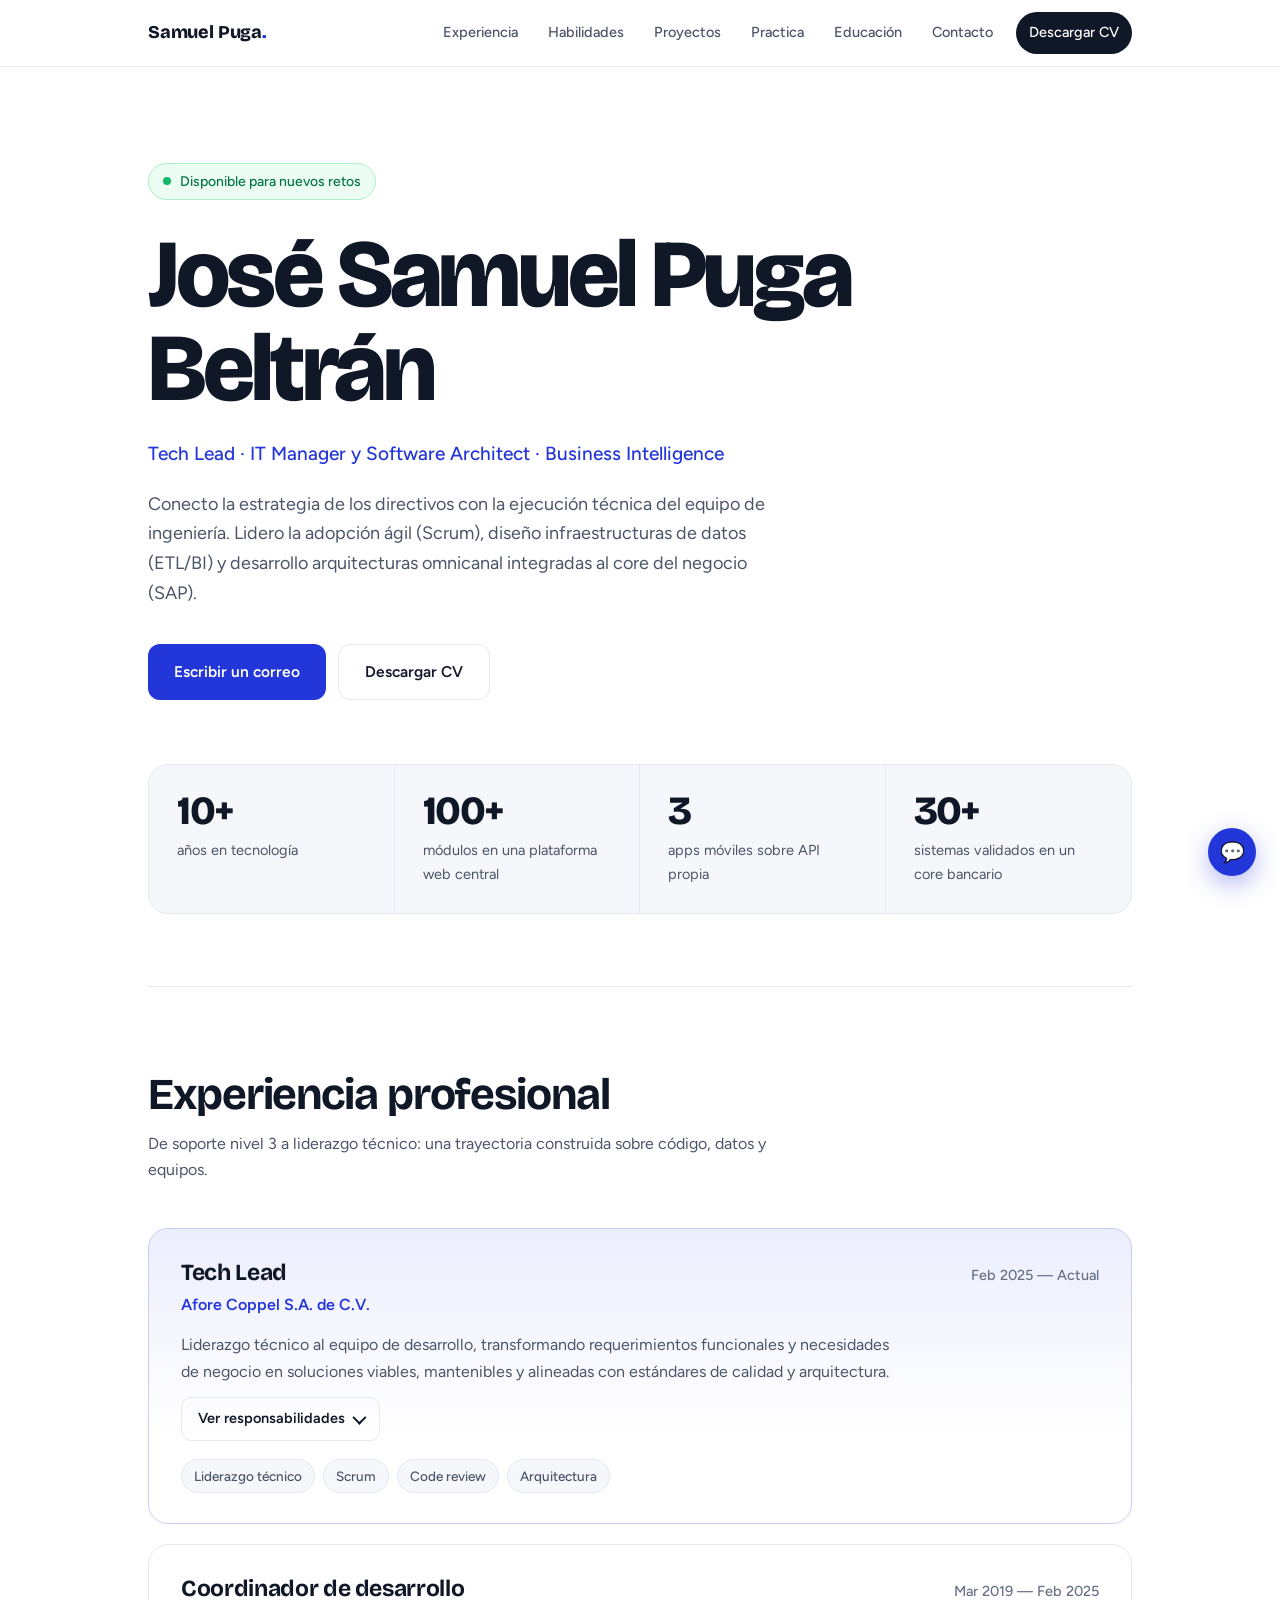
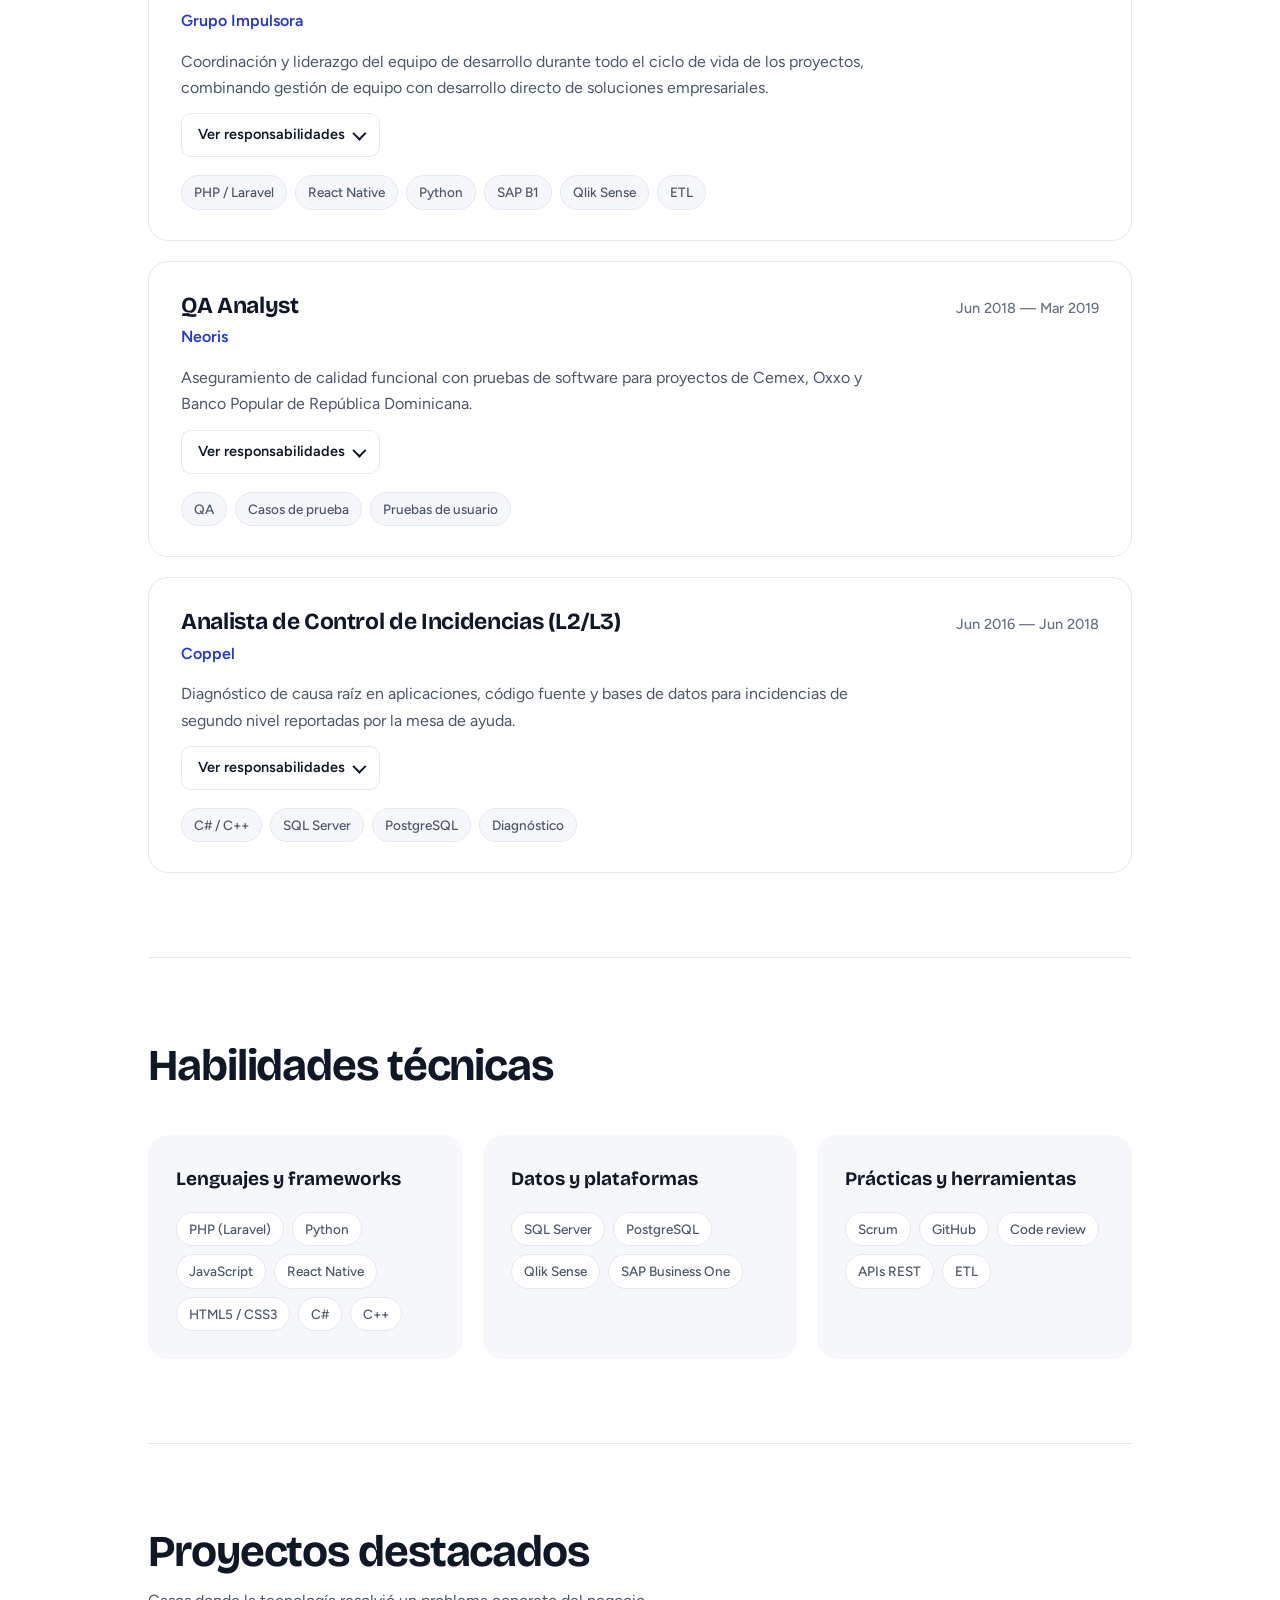
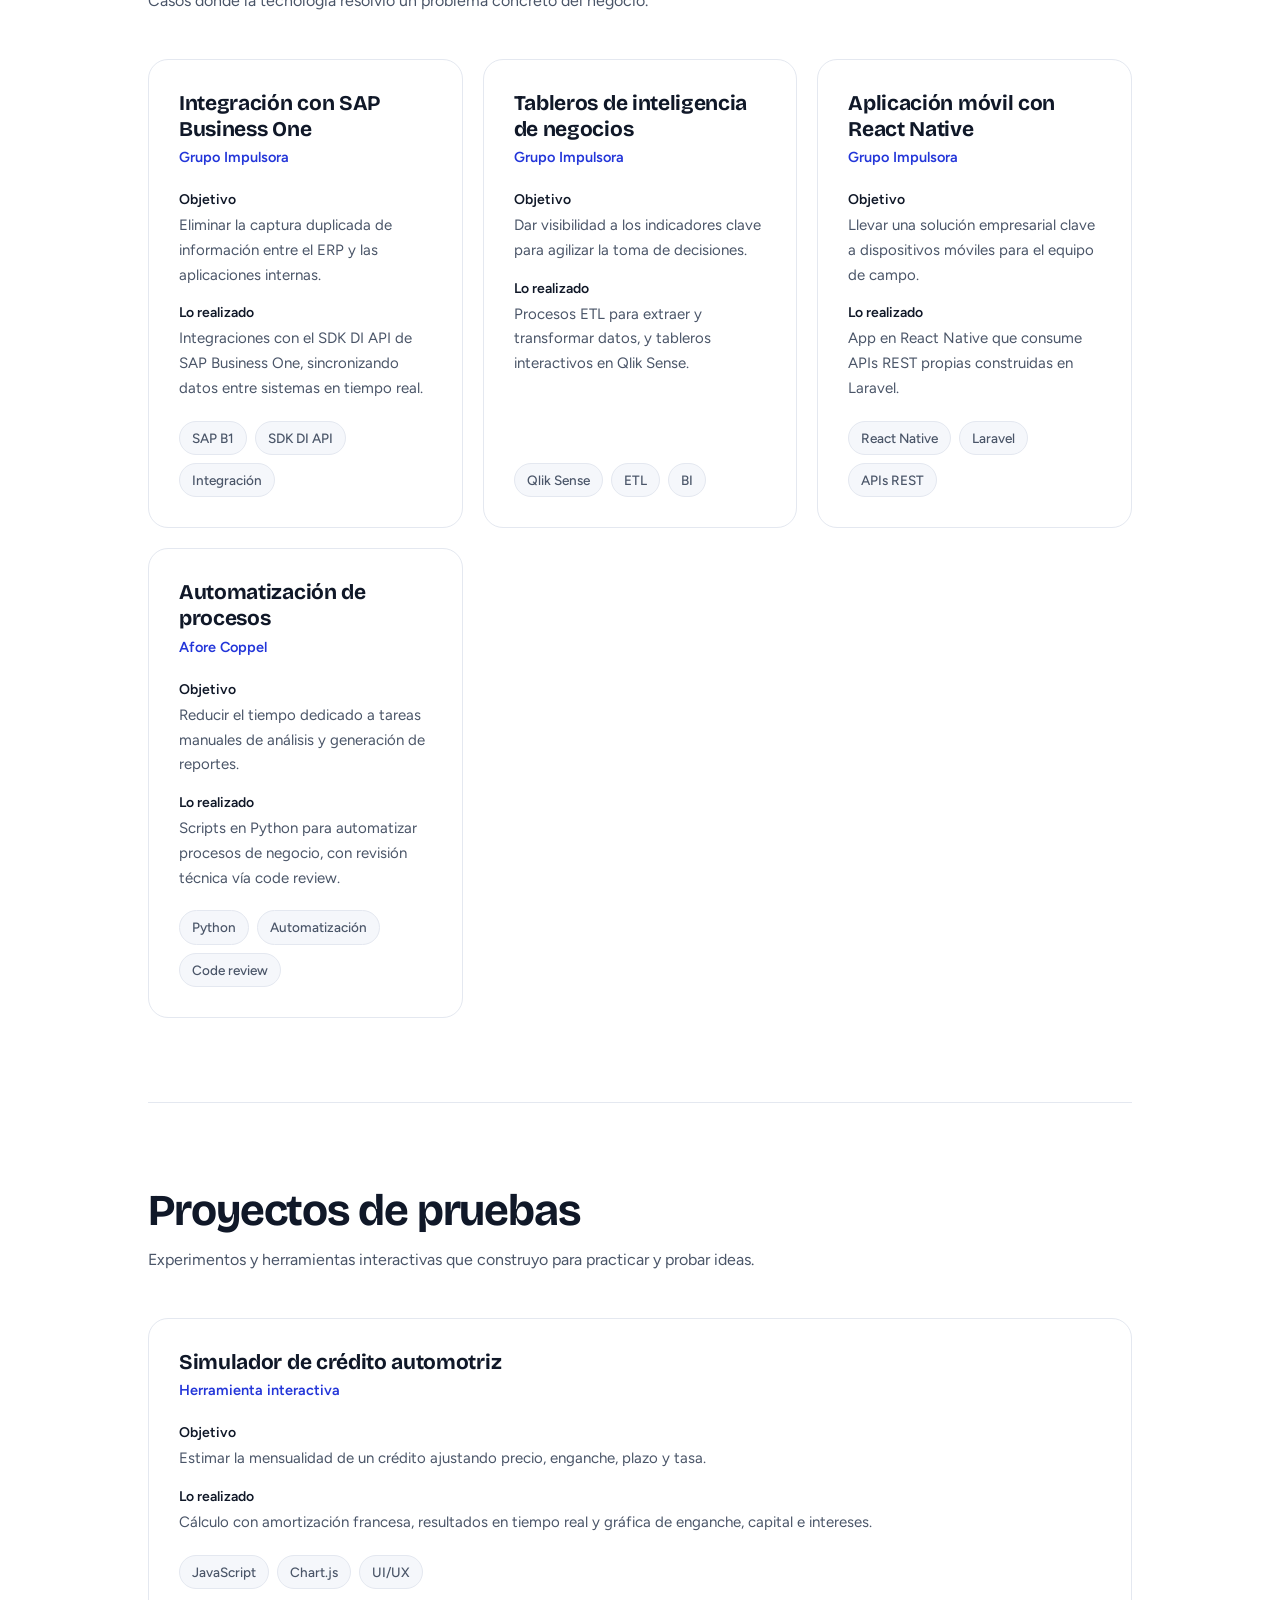
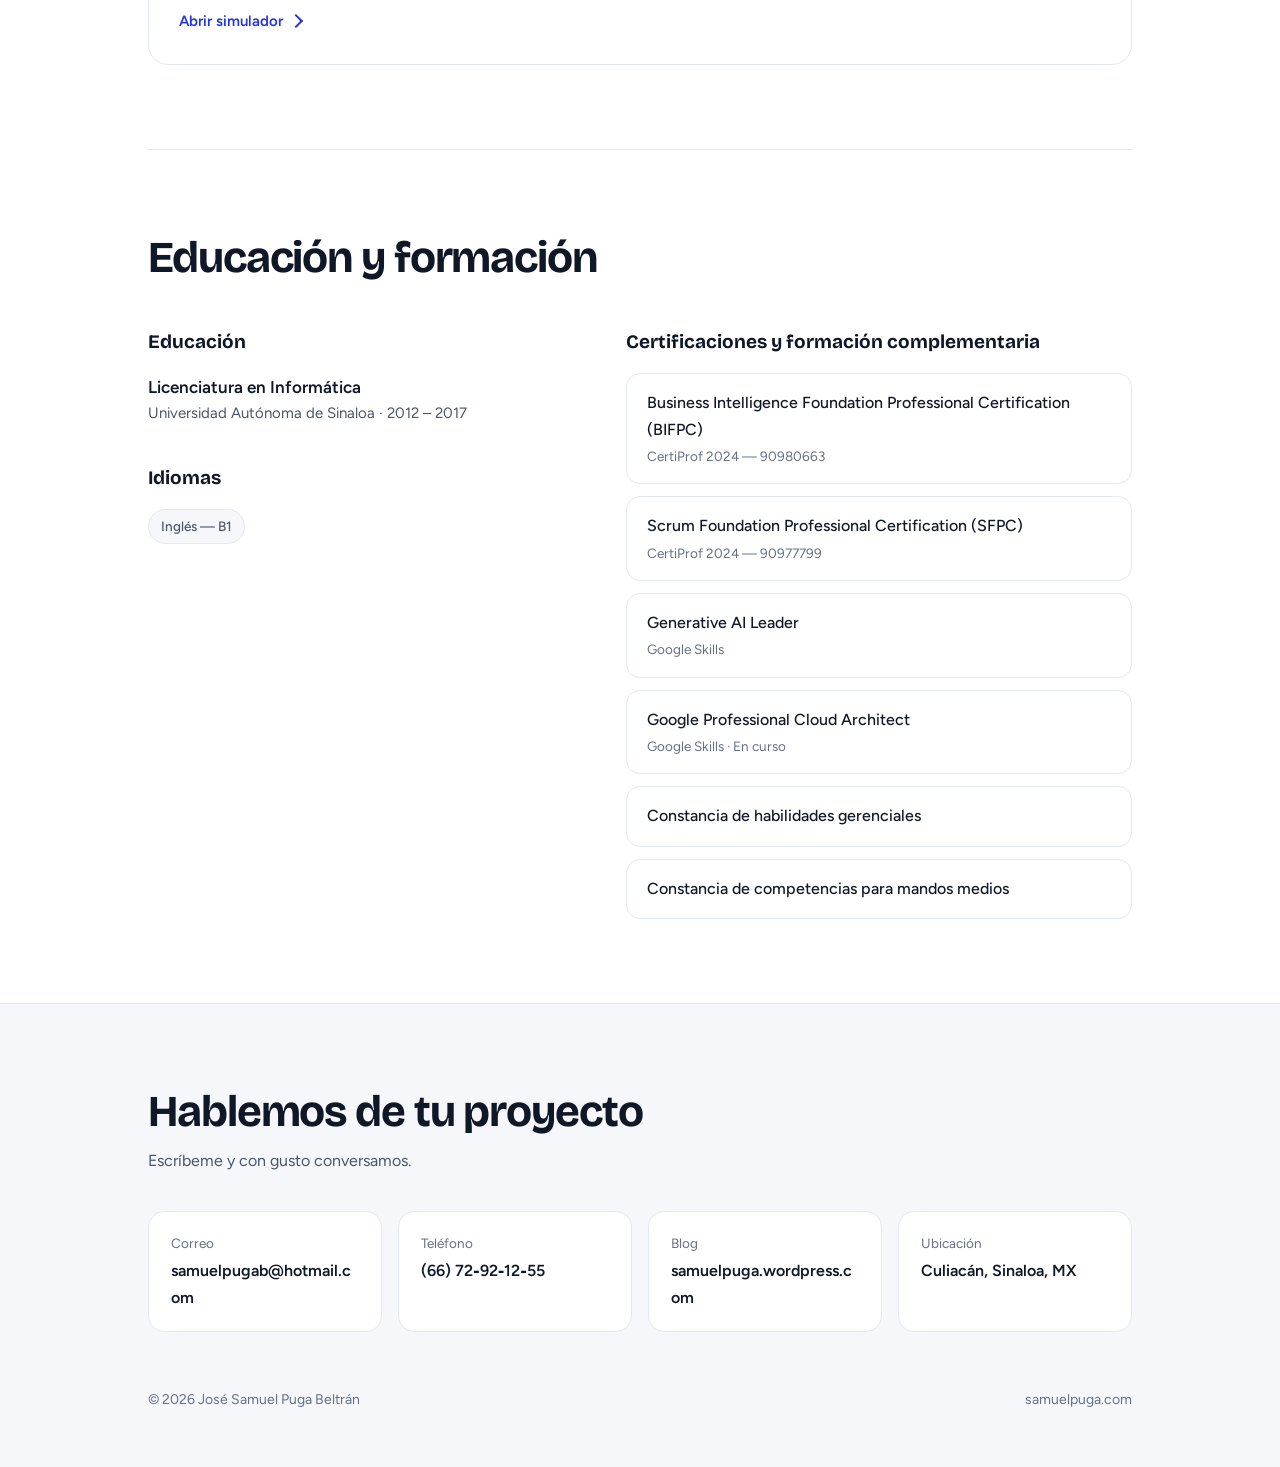
<file: index.html>
<!DOCTYPE html>
<html lang="es">
<head>
<meta charset="UTF-8">
<meta name="viewport" content="width=device-width, initial-scale=1.0">
<title>José Samuel Puga Beltrán — Tech Lead</title>
<meta name="description" content="José Samuel Puga Beltrán — Tech Lead. Liderazgo técnico, integración de sistemas y desarrollo de software.">
<meta property="og:title" content="José Samuel Puga Beltrán — Tech Lead">
<meta property="og:description" content="Más de 10 años liderando equipos y proyectos de software, arquitectura de sistemas y automatización.">
<meta property="og:type" content="website">
<meta property="og:url" content="https://samuelpuga.com/">
<link rel="preconnect" href="https://fonts.googleapis.com">
<link rel="preconnect" href="https://fonts.gstatic.com" crossorigin>
<link href="https://fonts.googleapis.com/css2?family=Bricolage+Grotesque:opsz,wght@12..96,500;12..96,700;12..96,800&family=Figtree:wght@400;500;600&display=swap" rel="stylesheet">
<style>
:root{
  --bg:#ffffff; --soft:#f5f7fb; --ink:#101828; --muted:#4a5568; --dim:#667085;
  --line:#e4e8f0; --accent:#2336d9; --accent-ink:#ffffff; --accent-soft:#eceefd;
  --display:'Bricolage Grotesque',system-ui,sans-serif;
  --body:'Figtree',system-ui,sans-serif;
}
*{box-sizing:border-box;margin:0;padding:0}
html{scroll-behavior:smooth;scroll-padding-top:84px}
body{background:var(--bg);color:var(--ink);font-family:var(--body);font-size:16px;line-height:1.65;-webkit-font-smoothing:antialiased}
a{color:inherit}
.wrap{max-width:1040px;margin:0 auto;padding:0 28px}
:focus-visible{outline:3px solid var(--accent);outline-offset:3px;border-radius:4px}

/* Nav */
.topbar{position:sticky;top:0;z-index:20;background:rgba(255,255,255,.88);backdrop-filter:blur(12px);border-bottom:1px solid var(--line)}
.topbar-inner{max-width:1040px;margin:0 auto;padding:12px 28px;display:flex;align-items:center;justify-content:space-between;gap:20px}
.brand{font-family:var(--display);font-weight:800;font-size:18px;text-decoration:none;letter-spacing:-.01em;white-space:nowrap}
.brand span{color:var(--accent)}
.nav{display:flex;align-items:center;gap:4px;overflow-x:auto;scrollbar-width:none}
.nav::-webkit-scrollbar{display:none}
.nav a{text-decoration:none;font-size:14.5px;font-weight:500;color:var(--muted);padding:9px 13px;border-radius:999px;white-space:nowrap;transition:background .15s,color .15s}
.nav a:hover{background:var(--soft);color:var(--ink)}
.nav a.active{background:var(--accent-soft);color:var(--accent)}
.nav a.cv{background:var(--ink);color:#fff;margin-left:6px}
.nav a.cv:hover{background:var(--accent)}

/* Hero */
.hero{padding:96px 0 72px}
.status{display:inline-flex;align-items:center;gap:9px;font-size:14px;font-weight:500;color:#067647;background:#ecfdf3;border:1px solid #abefc6;padding:6px 14px;border-radius:999px;margin-bottom:28px}
.status::before{content:"";width:8px;height:8px;border-radius:50%;background:#12b76a;animation:pulse 2.4s ease-out infinite}
@keyframes pulse{0%{box-shadow:0 0 0 0 rgba(18,183,106,.5)}100%{box-shadow:0 0 0 10px rgba(18,183,106,0)}}
h1{font-family:var(--display);font-weight:800;font-size:clamp(46px,8.4vw,96px);line-height:.98;letter-spacing:-.035em;max-width:900px}
.role-line{margin-top:22px;font-size:19px;font-weight:500;color:var(--accent)}
.pitch{margin-top:20px;max-width:640px;color:var(--muted);font-size:18px}
.cta{margin-top:36px;display:flex;gap:12px;flex-wrap:wrap}
.btn{display:inline-flex;align-items:center;gap:8px;font-weight:600;font-size:15.5px;padding:14px 26px;border-radius:12px;text-decoration:none;transition:transform .15s,background .15s,border-color .15s}
.btn-primary{background:var(--accent);color:var(--accent-ink)}
.btn-primary:hover{background:#1a29b3;transform:translateY(-1px)}
.btn-ghost{border:1.5px solid var(--line);color:var(--ink);background:#fff}
.btn-ghost:hover{border-color:var(--ink)}
.stats{margin-top:64px;display:grid;grid-template-columns:repeat(auto-fit,minmax(180px,1fr));border:1px solid var(--line);border-radius:20px;background:var(--soft);overflow:hidden}
.stat{padding:26px 28px;border-right:1px solid var(--line)}
.stat:last-child{border-right:none}
.stat b{display:block;font-family:var(--display);font-weight:800;font-size:40px;line-height:1;letter-spacing:-.03em}
.stat span{display:block;margin-top:8px;font-size:14.5px;color:var(--muted)}

/* Sections */
section{padding:84px 0;border-top:1px solid var(--line)}
.sec-head{margin-bottom:44px;max-width:620px}
h2{font-family:var(--display);font-weight:700;font-size:clamp(30px,4.4vw,44px);letter-spacing:-.025em;line-height:1.1}
.sec-head p{margin-top:12px;color:var(--muted)}

/* Timeline */
.timeline{display:grid;gap:20px}
.role{border:1px solid var(--line);border-radius:20px;padding:30px 32px;background:#fff;transition:border-color .2s,box-shadow .2s}
.role:hover{border-color:#c7cdf5;box-shadow:0 10px 30px rgba(35,54,217,.07)}
.role.current{border-color:#c7cdf5;background:linear-gradient(180deg,var(--accent-soft),#fff 70%)}
.role-top{display:flex;justify-content:space-between;align-items:baseline;flex-wrap:wrap;gap:6px 20px}
.role-title{font-family:var(--display);font-weight:700;font-size:23px;letter-spacing:-.015em;line-height:1.25}
.role-dates{font-size:14.5px;font-weight:500;color:var(--dim);white-space:nowrap}
.role-company{margin:4px 0 14px;font-weight:600;color:var(--accent)}
.role-desc{color:var(--muted);max-width:720px}
.bullets{list-style:none;display:grid;gap:14px;margin:6px 0 4px}
.bullets li{padding-left:22px;position:relative;font-size:15.5px;color:var(--muted)}
.bullets li::before{content:"";position:absolute;left:0;top:.7em;width:8px;height:2px;background:var(--accent)}
.bullets li strong{color:var(--ink);font-weight:600}
details{margin-top:12px}
summary{cursor:pointer;list-style:none;display:inline-flex;align-items:center;gap:8px;min-height:44px;padding:0 16px;border-radius:10px;border:1px solid var(--line);font-weight:600;font-size:14.5px;color:var(--ink);user-select:none;transition:background .15s}
summary:hover{background:var(--soft)}
summary::-webkit-details-marker{display:none}
summary::after{content:"";width:8px;height:8px;border-right:2px solid currentColor;border-bottom:2px solid currentColor;transform:rotate(45deg) translateY(-2px);transition:transform .2s}
details[open] summary::after{transform:rotate(225deg) translateY(-2px)}
details[open] summary{margin-bottom:16px}
.tags{display:flex;flex-wrap:wrap;gap:8px;margin-top:18px}
.tag{font-size:13.5px;font-weight:500;padding:5px 12px;border-radius:999px;background:var(--soft);color:var(--muted);border:1px solid var(--line)}

/* Skills */
.skill-grid{display:grid;grid-template-columns:repeat(auto-fit,minmax(260px,1fr));gap:20px}
.skill-group{background:var(--soft);border-radius:20px;padding:28px}
.skill-group h3{font-family:var(--display);font-size:19px;font-weight:700}
.skill-group .tags .tag{background:#fff}

/* Projects */
.project-grid{display:grid;grid-template-columns:repeat(auto-fit,minmax(300px,1fr));gap:20px}
.project{border:1px solid var(--line);border-radius:20px;padding:30px;display:flex;flex-direction:column;background:#fff;transition:border-color .2s,transform .2s,box-shadow .2s}
.project:hover{border-color:#c7cdf5;transform:translateY(-3px);box-shadow:0 14px 34px rgba(16,24,40,.08)}
.project h3{font-family:var(--display);font-size:21px;font-weight:700;letter-spacing:-.015em;line-height:1.25}
.project .ctx{font-size:14.5px;font-weight:600;color:var(--accent);margin:4px 0 18px}
.project h4{font-size:14px;font-weight:600;color:var(--ink);margin-bottom:2px}
.project p{font-size:15px;color:var(--muted);margin-bottom:14px}
.project .tags{margin-top:auto;padding-top:6px}

/* Proyectos de pruebas (tarjetas que enlazan a otra página) */
a.project{text-decoration:none;color:inherit}
a.project:focus-visible{outline-offset:4px;border-radius:20px}
.project .open{display:inline-flex;align-items:center;gap:8px;margin-top:20px;font-weight:600;font-size:15px;color:var(--accent)}
.project .open::after{content:"";width:8px;height:8px;border-top:2px solid currentColor;border-right:2px solid currentColor;transform:rotate(45deg);transition:transform .2s}
a.project:hover .open::after{transform:rotate(45deg) translate(3px,-3px)}

/* Education */
.grid-2{display:grid;grid-template-columns:1fr 1.2fr;gap:56px}
.block-title{font-family:var(--display);font-size:19px;font-weight:700;margin-bottom:16px}
.edu .name{font-weight:600;font-size:17px}
.edu .meta{color:var(--muted);font-size:15px}
.certs{list-style:none;display:grid;gap:12px}
.certs li{padding:16px 20px;border:1px solid var(--line);border-radius:14px;font-weight:500}
.certs small{display:block;color:var(--dim);font-weight:400;font-size:13.5px;margin-top:2px}

/* Contact */
footer{padding:84px 0 56px;border-top:1px solid var(--line);background:var(--soft)}
.contact-grid{margin-top:36px;display:grid;grid-template-columns:repeat(auto-fit,minmax(220px,1fr));gap:16px}
.contact-card{display:block;text-decoration:none;background:#fff;border:1px solid var(--line);border-radius:16px;padding:20px 22px;transition:border-color .2s,transform .2s}
a.contact-card:hover{border-color:var(--accent);transform:translateY(-2px)}
.contact-card .label{font-size:13.5px;color:var(--dim);margin-bottom:4px}
.contact-card .value{font-weight:600;overflow-wrap:anywhere}
.foot-note{margin-top:56px;display:flex;justify-content:space-between;flex-wrap:wrap;gap:10px;font-size:14px;color:var(--dim)}

/* Floating buttons */
.fab{position:fixed;right:24px;width:48px;height:48px;border-radius:50%;display:flex;align-items:center;justify-content:center;cursor:pointer;border:none;z-index:1000}
#chat-button{bottom:24px;background:var(--accent);color:#fff;font-size:20px;box-shadow:0 8px 24px rgba(35,54,217,.35);transition:transform .15s}
#chat-button:hover{transform:scale(1.07)}
#to-top-button{bottom:84px;background:#fff;color:var(--ink);border:1px solid var(--line);box-shadow:0 4px 14px rgba(16,24,40,.1);opacity:0;visibility:hidden;transform:translateY(10px);transition:opacity .2s,transform .2s,visibility .2s}
#to-top-button.visible{opacity:1;visibility:visible;transform:none}
#to-top-button svg{width:18px;height:18px}
#chat-container{position:fixed;bottom:84px;right:24px;width:370px;max-width:calc(100vw - 32px);height:490px;max-height:calc(100vh - 140px);background:#fff;border:1px solid var(--line);border-radius:20px;box-shadow:0 24px 60px rgba(16,24,40,.2);display:none;flex-direction:column;overflow:hidden;z-index:1001}
#chat-header{padding:16px 20px;display:flex;justify-content:space-between;align-items:center;border-bottom:1px solid var(--line)}
#chat-header h3{font-family:var(--display);font-size:16px;font-weight:700}
#close-btn{width:36px;height:36px;border:none;background:none;font-size:22px;color:var(--dim);cursor:pointer;border-radius:8px}
#close-btn:hover{background:var(--soft);color:var(--ink)}
#chat-box{flex:1;padding:18px;overflow-y:auto;display:flex;flex-direction:column;gap:10px;background:var(--soft)}
.message{max-width:82%;padding:10px 14px;border-radius:16px;font-size:14.5px;line-height:1.45;overflow-wrap:anywhere}
.message.user{background:var(--accent);color:#fff;align-self:flex-end;border-bottom-right-radius:4px}
.message.bot{background:#fff;border:1px solid var(--line);align-self:flex-start;border-bottom-left-radius:4px}
#input-container{display:flex;gap:8px;padding:14px;border-top:1px solid var(--line)}
#user-input{flex:1;padding:11px 14px;border:1px solid var(--line);border-radius:12px;font:inherit;font-size:14.5px;color:var(--ink)}
#user-input:focus{outline:none;border-color:var(--accent);box-shadow:0 0 0 3px var(--accent-soft)}
#input-container button{padding:0 18px;background:var(--accent);color:#fff;border:none;border-radius:12px;font:inherit;font-weight:600;cursor:pointer}
#input-container button:hover{background:#1a29b3}

@media (max-width:760px){
  .wrap,.topbar-inner{padding-left:20px;padding-right:20px}
  .hero{padding:56px 0 48px}
  section{padding:60px 0}
  .grid-2{grid-template-columns:1fr;gap:40px}
  .role{padding:24px 22px}
  .stat{border-right:none;border-bottom:1px solid var(--line)}
  .stat:last-child{border-bottom:none}
  .brand{display:none}
  .fab{right:16px}
  #chat-container{right:16px}
}
@media (prefers-reduced-motion:reduce){
  html{scroll-behavior:auto}
  .status::before{animation:none}
  *{transition-duration:.01s!important}
}
</style>
</head>
<body>

<header class="topbar">
  <div class="topbar-inner">
    <a class="brand" href="#inicio">Samuel Puga<span>.</span></a>
    <nav class="nav" aria-label="Principal">
      <a href="#experiencia">Experiencia</a>
      <a href="#habilidades">Habilidades</a>
      <a href="#proyectos">Proyectos</a>
      <a href="#pruebas">Practica</a>
      <a href="#educacion">Educación</a>
      <a href="#contacto">Contacto</a>
      <a class="cv" href="/CV-Samuel-Puga.pdf" target="_blank" rel="noopener">Descargar CV</a>
    </nav>
  </div>
</header>

<main class="wrap">

  <section class="hero" id="inicio" style="border-top:none">
    <div class="status">Disponible para nuevos retos</div>
    <h1>José Samuel Puga Beltrán</h1>
    <p class="role-line">Tech Lead · IT Manager y Software Architect · Business Intelligence</p>
    <p class="pitch">Conecto la estrategia de los directivos con la ejecución técnica del equipo de ingeniería. Lidero la adopción ágil (Scrum), diseño infraestructuras de datos (ETL/BI) y desarrollo arquitecturas omnicanal integradas al core del negocio (SAP).</p>
    <div class="cta">
      <a class="btn btn-primary" href="mailto:samuelpugab@hotmail.com">Escribir un correo</a>
      <a class="btn btn-ghost" href="/CV-Samuel-Puga.pdf" target="_blank" rel="noopener">Descargar CV</a>
    </div>
    <div class="stats" role="list">
      <div class="stat" role="listitem"><b>10+</b><span>años en tecnología</span></div>
      <div class="stat" role="listitem"><b>100+</b><span>módulos en una plataforma web central</span></div>
      <div class="stat" role="listitem"><b>3</b><span>apps móviles sobre API propia</span></div>
      <div class="stat" role="listitem"><b>30+</b><span>sistemas validados en un core bancario</span></div>
    </div>
  </section>

  <section id="experiencia">
    <div class="sec-head">
      <h2>Experiencia profesional</h2>
      <p>De soporte nivel 3 a liderazgo técnico: una trayectoria construida sobre código, datos y equipos.</p>
    </div>
    <div class="timeline">

      <article class="role current">
        <div class="role-top"><h3 class="role-title">Tech Lead</h3><span class="role-dates">Feb 2025 — Actual</span></div>
        <div class="role-company">Afore Coppel S.A. de C.V.</div>
        <p class="role-desc">Liderazgo técnico al equipo de desarrollo, transformando requerimientos funcionales y necesidades de negocio en soluciones viables, mantenibles y alineadas con estándares de calidad y arquitectura.</p>
        <details>
          <summary>Ver responsabilidades</summary>
          <ul class="bullets">
            <li><strong>Arquitectura de soluciones y análisis de impacto.</strong> Diseño y documento la arquitectura técnica y topología de sistemas, diagramando flujos e infraestructura (Mermaid.js y draw.io) para visualizar la afectación en servidores, definir el stack y orquestar nuevos componentes.</li>
            <li><strong>Liderazgo técnico y adopción ágil (Scrum).</strong> Lidero técnica y operativamente una célula de desarrollo y soy pilar en la transición de la empresa a Scrum. Resuelvo bloqueos diarios y garantizo los KPIs de entrega (velocidad y objetivos del sprint).</li>
            <li><strong>Alineación negocio-tecnología.</strong> Colaboro con el Product Owner y el Scrum Master para refinar Historias de Usuario, traduciendo necesidades comerciales en requerimientos técnicos viables.</li>
            <li><strong>Gestión de talento y continuidad operativa.</strong> Mentoreo al equipo, superviso su desarrollo profesional y la calidad del código. Mantengo un perfil hands-on para asegurar entregas ante contingencias o ausencias.</li>
            <li><strong>Gobierno de infraestructura.</strong> Soy owner de dos servidores críticos: garantizo su estabilidad, el cumplimiento normativo y la documentación técnica.</li>
          </ul>
        </details>
        <div class="tags"><span class="tag">Liderazgo técnico</span><span class="tag">Scrum</span><span class="tag">Code review</span><span class="tag">Arquitectura</span></div>
      </article>

      <article class="role">
        <div class="role-top"><h3 class="role-title">Coordinador de desarrollo</h3><span class="role-dates">Mar 2019 — Feb 2025</span></div>
        <div class="role-company">Grupo Impulsora</div>
        <p class="role-desc">Coordinación y liderazgo del equipo de desarrollo durante todo el ciclo de vida de los proyectos, combinando gestión de equipo con desarrollo directo de soluciones empresariales.</p>
        <details>
          <summary>Ver responsabilidades</summary>
          <ul class="bullets">
            <li><strong>Transformación digital y liderazgo de IT.</strong> Lideré la modernización tecnológica desde cero: fundé y escalé el departamento de desarrollo, dirigí reclutamiento y mentoring, y convencí a las gerencias de migrar procesos críticos en Excel a un ecosistema web estandarizado.</li>
            <li><strong>Arquitectura e integración con SAP.</strong> Diseñé y desarrollé (PHP/Laravel) un ecosistema omnicanal: una plataforma web central con más de 100 módulos y 3 apps móviles (React Native) sobre una API REST propia, integradas de forma segura y bidireccional con SAP Business One mediante DI API y consultas directas.</li>
            <li><strong>Ingeniería de datos y BI.</strong> Construí la infraestructura de análisis para decisiones directivas: un Data Warehouse alimentado por procesos ETL a la medida y tableros dinámicos en Qlik Sense.</li>
            <li><strong>Cultura ágil (Scrum).</strong> Fui el catalizador de la adopción de Scrum, resolviendo problemas históricos de alcance y tiempos de entrega, y capacité al equipo y a los nuevos roles de Product Owner y Scrum Master.</li>
            <li><strong>Operación y soporte nivel 3.</strong> Mantuve el gobierno de la arquitectura, garantizando alta disponibilidad y resolviendo incidencias complejas escaladas por la mesa de ayuda.</li>
          </ul>
        </details>
        <div class="tags"><span class="tag">PHP / Laravel</span><span class="tag">React Native</span><span class="tag">Python</span><span class="tag">SAP B1</span><span class="tag">Qlik Sense</span><span class="tag">ETL</span></div>
      </article>

      <article class="role">
        <div class="role-top"><h3 class="role-title">QA Analyst</h3><span class="role-dates">Jun 2018 — Mar 2019</span></div>
        <div class="role-company">Neoris</div>
        <p class="role-desc">Aseguramiento de calidad funcional con pruebas de software para proyectos de Cemex, Oxxo y Banco Popular de República Dominicana.</p>
        <details>
          <summary>Ver responsabilidades</summary>
          <ul class="bullets">
            <li><strong>Core bancario (Banco Popular RD).</strong> Seis meses presenciales validando una migración crítica del core de créditos, con pruebas de integración y regresión en más de 30 sistemas.</li>
            <li><strong>Despliegues internacionales (Oxxo y Cemex).</strong> Pruebas funcionales del sistema central de ventas en la apertura de Oxxo en Perú, y validación de un sistema de procesamiento y traducción de información corporativa para Cemex.</li>
            <li><strong>Ciclo de vida de pruebas (STLC).</strong> Planes y casos de prueba, ejecución manual sistemática y documentación de incidencias contra requerimientos técnicos y de negocio.</li>
          </ul>
        </details>
        <div class="tags"><span class="tag">QA</span><span class="tag">Casos de prueba</span><span class="tag">Pruebas de usuario</span></div>
      </article>

      <article class="role">
        <div class="role-top"><h3 class="role-title">Analista de Control de Incidencias (L2/L3)</h3><span class="role-dates">Jun 2016 — Jun 2018</span></div>
        <div class="role-company">Coppel</div>
        <p class="role-desc">Diagnóstico de causa raíz en aplicaciones, código fuente y bases de datos para incidencias de segundo nivel reportadas por la mesa de ayuda.</p>
        <details>
          <summary>Ver responsabilidades</summary>
          <ul class="bullets">
            <li><strong>Análisis de causa raíz en producción.</strong> Diagnóstico de incidencias críticas en múltiples capas: conectividad, despliegues, bases de datos y lógica.</li>
            <li><strong>Ingeniería inversa y debugging.</strong> Rastreo de flujos en unos 10 repositorios o sistemas al día y diagnóstico de cerca de 8 incidencias de alta prioridad diarias.</li>
            <li><strong>Integridad de datos y sistemas.</strong> Evaluación del impacto de transacciones fallidas y actualizaciones incorrectas (SQL Server, PostgreSQL), con documentación para evitar reincidencias.</li>
          </ul>
        </details>
        <div class="tags"><span class="tag">C# / C++</span><span class="tag">SQL Server</span><span class="tag">PostgreSQL</span><span class="tag">Diagnóstico</span></div>
      </article>

    </div>
  </section>

  <section id="habilidades">
    <div class="sec-head"><h2>Habilidades técnicas</h2></div>
    <div class="skill-grid">
      <div class="skill-group"><h3>Lenguajes y frameworks</h3>
        <div class="tags"><span class="tag">PHP (Laravel)</span><span class="tag">Python</span><span class="tag">JavaScript</span><span class="tag">React Native</span><span class="tag">HTML5 / CSS3</span><span class="tag">C#</span><span class="tag">C++</span></div></div>
      <div class="skill-group"><h3>Datos y plataformas</h3>
        <div class="tags"><span class="tag">SQL Server</span><span class="tag">PostgreSQL</span><span class="tag">Qlik Sense</span><span class="tag">SAP Business One</span></div></div>
      <div class="skill-group"><h3>Prácticas y herramientas</h3>
        <div class="tags"><span class="tag">Scrum</span><span class="tag">GitHub</span><span class="tag">Code review</span><span class="tag">APIs REST</span><span class="tag">ETL</span></div></div>
    </div>
  </section>

  <section id="proyectos">
    <div class="sec-head"><h2>Proyectos destacados</h2><p>Casos donde la tecnología resolvió un problema concreto del negocio.</p></div>
    <div class="project-grid">
      <article class="project">
        <h3>Integración con SAP Business One</h3><div class="ctx">Grupo Impulsora</div>
        <h4>Objetivo</h4><p>Eliminar la captura duplicada de información entre el ERP y las aplicaciones internas.</p>
        <h4>Lo realizado</h4><p>Integraciones con el SDK DI API de SAP Business One, sincronizando datos entre sistemas en tiempo real.</p>
        <div class="tags"><span class="tag">SAP B1</span><span class="tag">SDK DI API</span><span class="tag">Integración</span></div>
      </article>
      <article class="project">
        <h3>Tableros de inteligencia de negocios</h3><div class="ctx">Grupo Impulsora</div>
        <h4>Objetivo</h4><p>Dar visibilidad a los indicadores clave para agilizar la toma de decisiones.</p>
        <h4>Lo realizado</h4><p>Procesos ETL para extraer y transformar datos, y tableros interactivos en Qlik Sense.</p>
        <div class="tags"><span class="tag">Qlik Sense</span><span class="tag">ETL</span><span class="tag">BI</span></div>
      </article>
      <article class="project">
        <h3>Aplicación móvil con React Native</h3><div class="ctx">Grupo Impulsora</div>
        <h4>Objetivo</h4><p>Llevar una solución empresarial clave a dispositivos móviles para el equipo de campo.</p>
        <h4>Lo realizado</h4><p>App en React Native que consume APIs REST propias construidas en Laravel.</p>
        <div class="tags"><span class="tag">React Native</span><span class="tag">Laravel</span><span class="tag">APIs REST</span></div>
      </article>
      <article class="project">
        <h3>Automatización de procesos</h3><div class="ctx">Afore Coppel</div>
        <h4>Objetivo</h4><p>Reducir el tiempo dedicado a tareas manuales de análisis y generación de reportes.</p>
        <h4>Lo realizado</h4><p>Scripts en Python para automatizar procesos de negocio, con revisión técnica vía code review.</p>
        <div class="tags"><span class="tag">Python</span><span class="tag">Automatización</span><span class="tag">Code review</span></div>
      </article>
    </div>
  </section>

  <section id="pruebas">
    <div class="sec-head"><h2>Proyectos de pruebas</h2><p>Experimentos y herramientas interactivas que construyo para practicar y probar ideas.</p></div>
    <div class="project-grid">
      <a class="project" href="simulador.html">
        <h3>Simulador de crédito automotriz</h3><div class="ctx">Herramienta interactiva</div>
        <h4>Objetivo</h4><p>Estimar la mensualidad de un crédito ajustando precio, enganche, plazo y tasa.</p>
        <h4>Lo realizado</h4><p>Cálculo con amortización francesa, resultados en tiempo real y gráfica de enganche, capital e intereses.</p>
        <div class="tags"><span class="tag">JavaScript</span><span class="tag">Chart.js</span><span class="tag">UI/UX</span></div>
        <span class="open">Abrir simulador</span>
      </a>
    </div>
  </section>

  <section id="educacion">
    <div class="sec-head"><h2>Educación y formación</h2></div>
    <div class="grid-2">
      <div class="edu">
        <div class="block-title">Educación</div>
        <div class="name">Licenciatura en Informática</div>
        <div class="meta">Universidad Autónoma de Sinaloa · 2012 – 2017</div>
        <div class="block-title" style="margin-top:36px">Idiomas</div>
        <div class="tags" style="margin-top:0"><span class="tag">Inglés — B1</span></div>
      </div>
      <div>
        <div class="block-title">Certificaciones y formación complementaria</div>
        <ul class="certs">
          <li>Business Intelligence Foundation Professional Certification (BIFPC)<small>CertiProf 2024 — 90980663</small></li>
          <li>Scrum Foundation Professional Certification (SFPC)<small>CertiProf 2024 — 90977799</small></li>
          <li>Generative AI Leader<small>Google Skills</small></li>
          <li>Google Professional Cloud Architect<small>Google Skills · En curso</small></li>
          <li>Constancia de habilidades gerenciales</li>
          <li>Constancia de competencias para mandos medios</li>
        </ul>
      </div>
    </div>
  </section>
</main>

<footer id="contacto">
  <div class="wrap">
    <h2>Hablemos de tu proyecto</h2>
    <p style="margin-top:12px;color:var(--muted)">Escríbeme y con gusto conversamos.</p>
    <div class="contact-grid">
      <a class="contact-card" href="mailto:samuelpugab@hotmail.com"><div class="label">Correo</div><div class="value">samuelpugab@hotmail.com</div></a>
      <a class="contact-card" href="tel:+526672921255"><div class="label">Teléfono</div><div class="value">(66) 72‑92‑12‑55</div></a>
      <a class="contact-card" href="https://samuelpuga.wordpress.com" target="_blank" rel="noopener"><div class="label">Blog</div><div class="value">samuelpuga.wordpress.com</div></a>
      <div class="contact-card"><div class="label">Ubicación</div><div class="value">Culiacán, Sinaloa, MX</div></div>
    </div>
    <div class="foot-note"><span>© 2026 José Samuel Puga Beltrán</span><span>samuelpuga.com</span></div>
  </div>
</footer>

<button id="to-top-button" class="fab" onclick="scrollToTop()" aria-label="Volver arriba">
  <svg viewBox="0 0 24 24" fill="none" stroke="currentColor" stroke-width="2.2" stroke-linecap="round" stroke-linejoin="round"><line x1="12" y1="19" x2="12" y2="5"/><polyline points="5 12 12 5 19 12"/></svg>
</button>
<button id="chat-button" class="fab" onclick="toggleChat()" aria-label="Abrir chat">💬</button>

<div id="chat-container" role="dialog" aria-label="Asistente virtual">
  <div id="chat-header"><h3>Asistente virtual</h3><button id="close-btn" onclick="toggleChat()" aria-label="Cerrar chat">×</button></div>
  <div id="chat-box"><div class="message bot">¡Hola! ¿En qué puedo ayudarte hoy?</div></div>
  <div id="input-container">
    <input type="text" id="user-input" placeholder="Escribe tu mensaje…" aria-label="Mensaje" onkeypress="handleKeyPress(event)">
    <button onclick="sendMessage()">Enviar</button>
  </div>
</div>

<script>
  // Ajusta esta URL a tu servidor Flask
  const CHAT_API = 'http://127.0.0.1:5000/chat';

  function toggleChat(){
    const c = document.getElementById('chat-container');
    c.style.display = (c.style.display === 'flex') ? 'none' : 'flex';
    if (c.style.display === 'flex') document.getElementById('user-input').focus();
  }
  function handleKeyPress(e){ if (e.key === 'Enter') sendMessage(); }
  async function sendMessage(){
    const input = document.getElementById('user-input');
    const message = input.value.trim();
    if (!message) return;
    appendMessage(message, 'user');
    input.value = '';
    try{
      const r = await fetch(CHAT_API, {method:'POST', headers:{'Content-Type':'application/json'}, body: JSON.stringify({message})});
      const data = await r.json();
      appendMessage(data.reply || 'No se pudo obtener respuesta del asistente.', 'bot');
    }catch(err){
      console.error(err);
      appendMessage('No hay conexión con el servidor. Inténtalo de nuevo en unos minutos.', 'bot');
    }
  }
  function appendMessage(text, sender){
    const box = document.getElementById('chat-box');
    const d = document.createElement('div');
    d.className = 'message ' + sender;
    d.textContent = text;
    box.appendChild(d);
    box.scrollTop = box.scrollHeight;
  }

  // Volver arriba
  const toTop = document.getElementById('to-top-button');
  function scrollToTop(){ window.scrollTo({top:0, behavior:'smooth'}); }
  addEventListener('scroll', () => toTop.classList.toggle('visible', scrollY > 400), {passive:true});

  // Resalta el enlace de la sección visible
  const links = document.querySelectorAll('.nav a[href^="#"]');
  const io = new IntersectionObserver(entries => {
    entries.forEach(en => {
      if (en.isIntersecting){
        links.forEach(l => l.classList.toggle('active', l.getAttribute('href') === '#' + en.target.id));
      }
    });
  }, {rootMargin:'-40% 0px -55% 0px'});
  document.querySelectorAll('section[id], footer[id]').forEach(s => io.observe(s));
</script>
</body>
</html>
</file>
